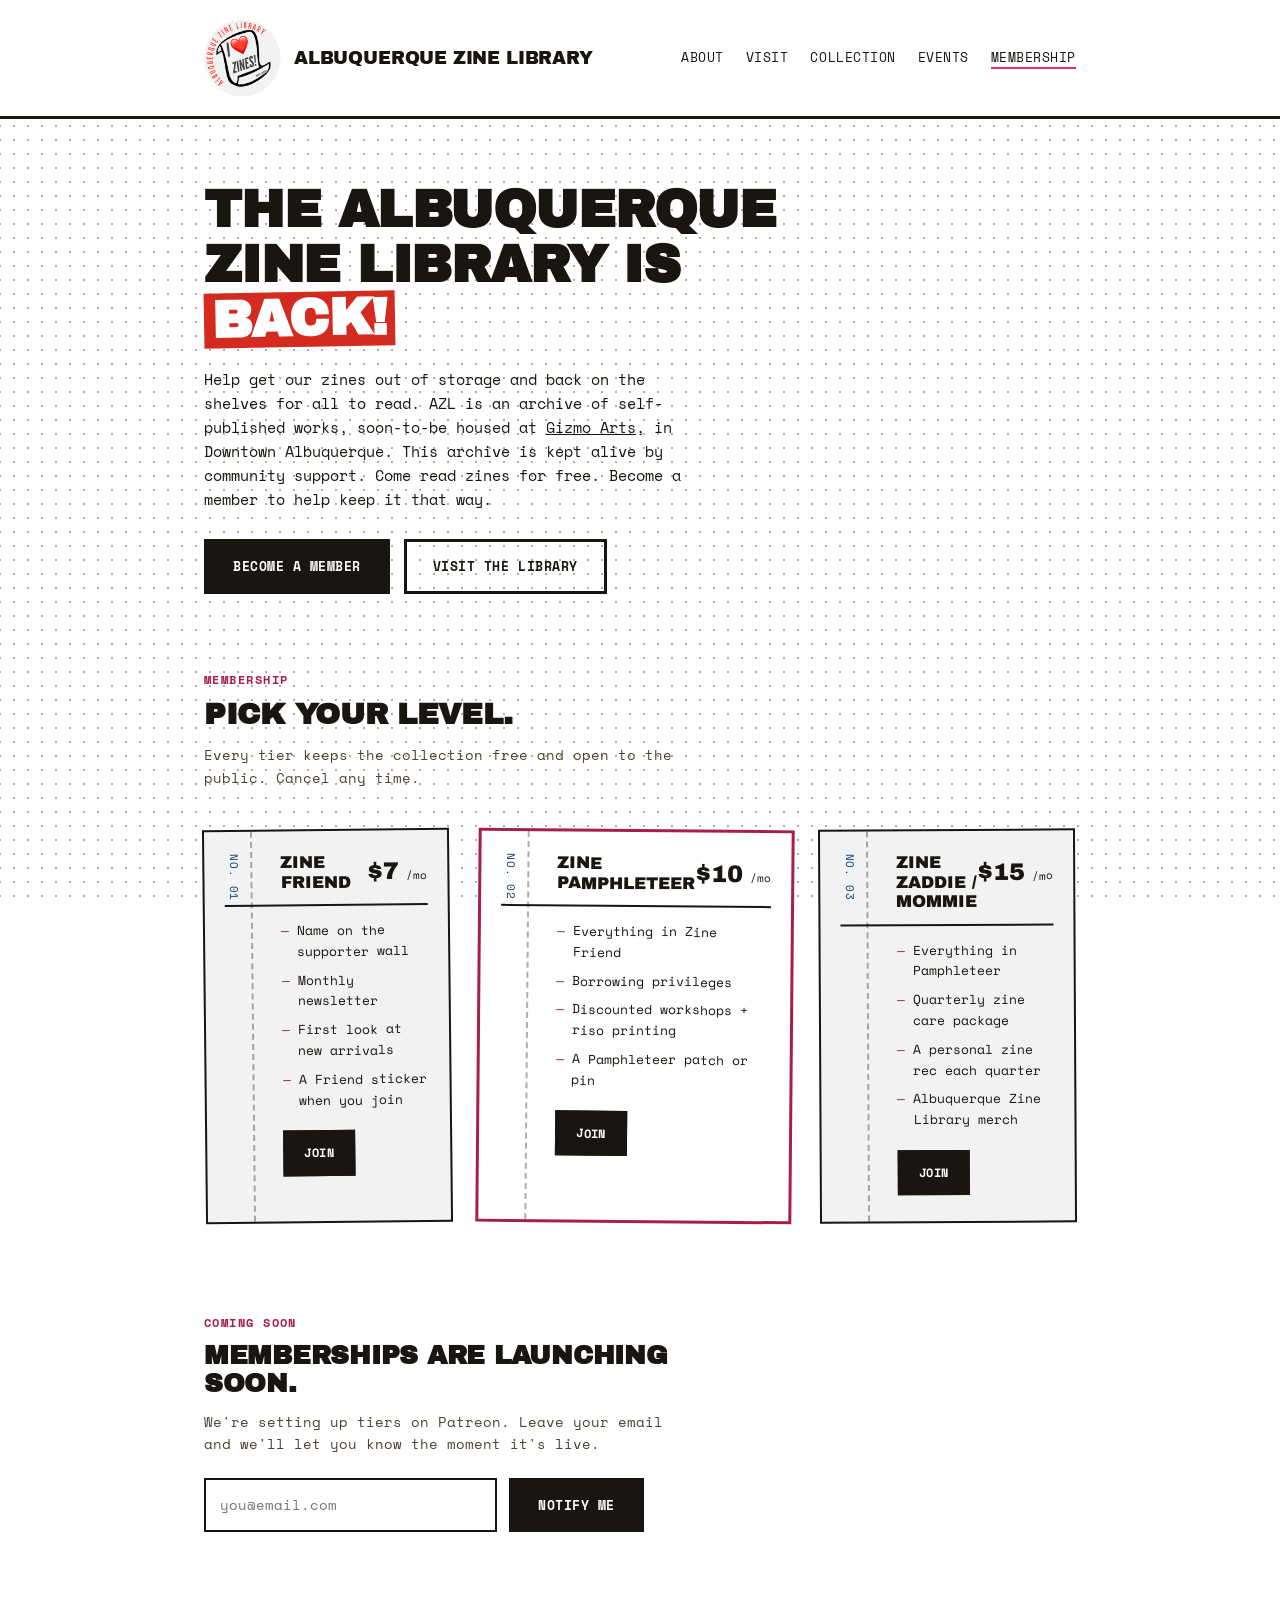
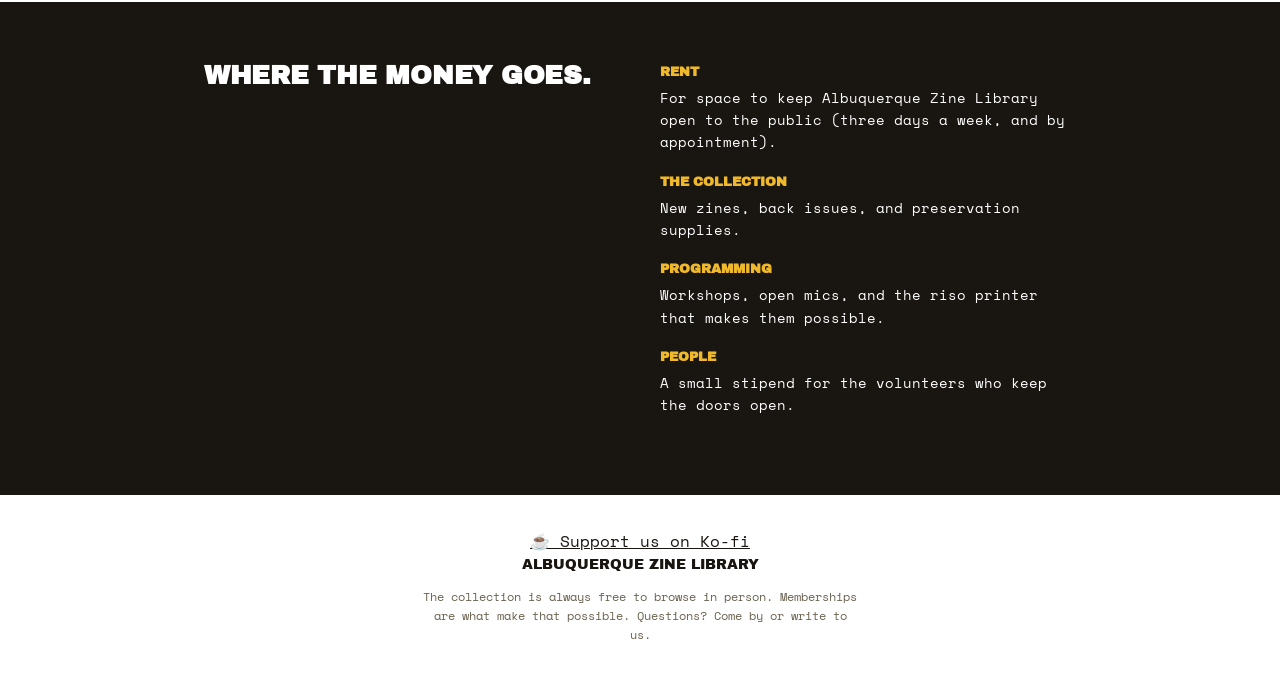
<file: index (1).html>
<!DOCTYPE html>
<html lang="en">
<head>
<meta charset="UTF-8">
<meta name="viewport" content="width=device-width, initial-scale=1.0">
<title>Albuquerque Zine Library — Membership</title>
<link rel="preconnect" href="https://fonts.googleapis.com">
<link rel="preconnect" href="https://fonts.gstatic.com" crossorigin>
<link href="https://fonts.googleapis.com/css2?family=Archivo+Black&family=Space+Mono:ital,wght@0,400;0,700;1,400&display=swap" rel="stylesheet">
<link rel="stylesheet" href="styles.css?v=2">
</head>
<body>

<nav>
  <div class="wrap">
    <div class="logo" style="display:flex;align-items:center;gap:10px;">
      <img src="zine_logo.png" alt="Albuquerque Zine Library logo" class="logo-mark" style="width:80px;height:80px;border-radius:50%;display:block;">
      Albuquerque Zine Library
    </div>
    <div class="nav-links">
      <a href="about.html">About</a>
      <a href="visit.html">Visit</a>
      <a href="collection.html">Collection</a>
      <a href="events.html">Events</a>
      <a href="index.html" class="current">Membership</a>
    </div>
  </div>
</nav>

<header class="hero">
  <div class="wrap">
    <h1>The Albuquerque Zine Library is <span class="hl">back!</span></h1>
    <p>Help get our zines out of storage and back on the shelves for all to read. AZL is an archive of self-published works, soon-to-be housed at <a href="https://gizmoarts.org" target="_blank" rel="noopener">Gizmo Arts</a>, in Downtown Albuquerque. This archive is kept alive by community support. Come read zines for free. Become a member to help keep it that way.</p>
    <div class="hero-actions">
      <a class="btn" href="#tiers">Become a member</a>
      <a class="btn btn-ghost" href="#">Visit the library</a>
    </div>
  </div>
</header>

<section class="tiers" id="tiers">
  <div class="wrap">
    <div class="section-label">Membership</div>
    <h2>Pick your level.</h2>
    <p>Every tier keeps the collection free and open to the public. Cancel any time.</p>

    <div class="card-grid">

      <div class="card">
        <div class="card-code">No. 01</div>
        <div class="card-top">
          <div class="tier-name">Zine<br>Friend</div>
          <div class="tier-price">$7<span> /mo</span></div>
        </div>
        <ul>
          <li>Name on the supporter wall</li>
          <li>Monthly newsletter</li>
          <li>First look at new arrivals</li>
          <li>A Friend sticker when you join</li>
        </ul>
        <a class="btn" href="#signup">Join</a>
      </div>

      <div class="card featured">
        <div class="card-code">No. 02</div>
        <div class="card-top">
          <div class="tier-name">Zine<br>Pamphleteer</div>
          <div class="tier-price">$10<span> /mo</span></div>
        </div>
        <ul>
          <li>Everything in Zine Friend</li>
          <li>Borrowing privileges</li>
          <li>Discounted workshops + riso printing</li>
          <li>A Pamphleteer patch or pin</li>
        </ul>
        <a class="btn" href="#signup">Join</a>
      </div>

      <div class="card">
        <div class="card-code">No. 03</div>
        <div class="card-top">
          <div class="tier-name">Zine Zaddie /<br>Mommie</div>
          <div class="tier-price">$15<span> /mo</span></div>
        </div>
        <ul>
          <li>Everything in Pamphleteer</li>
          <li>Quarterly zine care package</li>
          <li>A personal zine rec each quarter</li>
          <li>Albuquerque Zine Library merch</li>
        </ul>
        <a class="btn" href="#signup">Join</a>
      </div>

    </div>
  </div>
</section>

<section class="signup" id="signup">
  <div class="wrap">
    <div class="section-label">Coming soon</div>
    <h2>Memberships are launching soon.</h2>
    <p>We're setting up tiers on Patreon. Leave your email and we'll let you know the moment it's live.</p>
    <form action="https://formspree.io/f/xbdnynbk" method="POST" class="signup-form">
      <input type="email" name="email" placeholder="you@email.com" required>
      <button type="submit" class="btn">Notify me</button>
    </form>
  </div>
</section>

<section class="why">
  <div class="wrap">
    <h2>Where the money goes.</h2>
    <div class="why-list">
      <div><strong>Rent</strong>For space to keep Albuquerque Zine Library open to the public (three days a week, and by appointment).</div>
      <div><strong>The collection</strong>New zines, back issues, and preservation supplies.</div>
      <div><strong>Programming</strong>Workshops, open mics, and the riso printer that makes them possible.</div>
      <div><strong>People</strong>A small stipend for the volunteers who keep the doors open.</div>
    </div>
  </div>
</section>

<footer>
  <div class="wrap">
    <a class="kofi-link" href="https://ko-fi.com/albuquerquezinelibrary" target="_blank" rel="noopener">☕ Support us on Ko-fi</a>
    <div class="foot-logo">Albuquerque Zine Library</div>
    <p>The collection is always free to browse in person. Memberships are what make that possible. Questions? Come by or write to us.</p>
  </div>
</footer>

</body>
</html>
</file>
<file: styles.css>
:root {
    --paper: #FFFFFF;
    --paper-2: #F2F2F2;
    --ink: #191510;
    --pink: #E8306F;
    --pink-dark: #A61E4E;
    --blue: #1C5FA8;
    --blue-dark: #143E70;
    --yellow: #EFB92B;
  }

  * { box-sizing: border-box; }

  body {
    margin: 0;
    background: var(--paper);
    color: var(--ink);
    font-family: 'Space Mono', monospace;
    line-height: 1.6;
    background-image:
      radial-gradient(rgba(25,21,16,0.35) 1px, transparent 1px);
    background-size: 14px 14px;
    background-position: -7px -7px;
    background-attachment: fixed;
  }

  h1, h2, .display {
    font-family: 'Archivo Black', sans-serif;
    text-transform: uppercase;
    line-height: 1.05;
    letter-spacing: -0.01em;
    margin: 0;
  }

  a { color: inherit; }

  .wrap {
    max-width: 920px;
    margin: 0 auto;
    padding: 0 24px;
  }

  /* NAV */
  nav {
    background: var(--paper);
    border-bottom: 3px solid var(--ink);
  }
  nav .wrap {
    display: flex;
    justify-content: space-between;
    align-items: center;
    padding-top: 18px;
    padding-bottom: 18px;
    flex-wrap: wrap;
    gap: 12px;
  }
  .logo {
    font-family: 'Archivo Black', sans-serif;
    text-transform: uppercase;
    font-size: 18px;
    letter-spacing: -0.01em;
  }
  .nav-links {
    display: flex;
    gap: 22px;
    font-size: 13px;
    text-transform: uppercase;
    letter-spacing: 0.04em;
  }
  .nav-links a { text-decoration: none; }
  .nav-links a.current { border-bottom: 2px solid var(--pink); }

  /* HERO */
  .hero {
    padding: 64px 0 56px;
    position: relative;
    overflow: hidden;
  }
  .hero .wrap { position: relative; }
  .hero h1 {
    font-size: 52px;
    max-width: 620px;
  }
  .hero h1 .hl, .page-hero h1 .hl {
    background: #D32B1F;
    color: var(--paper);
    padding: 0 8px;
    display: inline-block;
    transform: rotate(-1deg);
  }
  .hero p {
    max-width: 480px;
    margin-top: 20px;
    font-size: 15px;
  }
  .hero-actions {
    margin-top: 28px;
    display: flex;
    gap: 14px;
    flex-wrap: wrap;
    align-items: center;
  }
  .btn {
    font-family: 'Space Mono', monospace;
    font-weight: 700;
    text-transform: uppercase;
    font-size: 13px;
    letter-spacing: 0.04em;
    padding: 14px 26px;
    border: 3px solid var(--ink);
    background: var(--ink);
    color: var(--paper);
    cursor: pointer;
    text-decoration: none;
    display: inline-block;
  }
  .btn:hover { background: var(--pink-dark); border-color: var(--pink-dark); }
  .btn-ghost {
    background: transparent;
    color: var(--ink);
  }
  .btn-ghost:hover { background: var(--ink); color: var(--paper); }

  /* SECTION LABEL */
  .section-label {
    font-size: 12px;
    text-transform: uppercase;
    letter-spacing: 0.12em;
    color: var(--pink-dark);
    font-weight: 700;
    margin-bottom: 10px;
  }

  /* TIERS */
  .tiers {
    padding: 20px 0 70px;
  }
  .tiers h2 {
    font-size: 30px;
    max-width: 520px;
    margin-bottom: 10px;
  }
  .tiers > .wrap > p {
    max-width: 520px;
    font-size: 14px;
    color: #4a4335;
    margin-bottom: 40px;
  }

  .card-grid {
    display: grid;
    grid-template-columns: repeat(3, 1fr);
    gap: 26px;
  }

  .card {
    background: var(--paper-2);
    border: 2px solid var(--ink);
    position: relative;
    padding: 22px 20px 26px;
    transform: rotate(-0.6deg);
  }
  .card:nth-child(2) { transform: rotate(0.5deg); }
  .card:nth-child(3) { transform: rotate(-0.3deg); }

  .card.featured {
    background: var(--paper);
    border: 3px solid var(--pink-dark);
  }

  .card::before {
    content: "";
    position: absolute;
    top: 0; bottom: 0; left: 46px;
    width: 0;
    border-left: 2px dashed rgba(25,21,16,0.35);
  }

  .card-top {
    display: flex;
    justify-content: space-between;
    align-items: flex-start;
    padding-left: 56px;
    border-bottom: 2px solid var(--ink);
    padding-bottom: 12px;
    margin-bottom: 14px;
  }
  .card-code {
    position: absolute;
    left: 20px;
    top: 22px;
    font-size: 11px;
    color: var(--blue-dark);
    writing-mode: vertical-rl;
    text-transform: uppercase;
    letter-spacing: 0.08em;
  }
  .tier-name {
    font-family: 'Archivo Black', sans-serif;
    text-transform: uppercase;
    font-size: 17px;
    line-height: 1.15;
  }
  .tier-price {
    font-family: 'Archivo Black', sans-serif;
    font-size: 24px;
    white-space: nowrap;
  }
  .tier-price span {
    font-family: 'Space Mono', monospace;
    font-size: 11px;
    font-weight: 400;
    text-transform: none;
  }
  .card ul {
    list-style: none;
    margin: 0 0 20px;
    padding: 0 0 0 56px;
    font-size: 13px;
  }
  .card li {
    margin-bottom: 8px;
    padding-left: 16px;
    position: relative;
  }
  .card li::before {
    content: "—";
    position: absolute;
    left: 0;
    color: var(--pink-dark);
  }
  .card .btn {
    margin-left: 56px;
    padding: 10px 18px;
    font-size: 12px;
  }
  .badge {
    position: absolute;
    top: -12px;
    right: 16px;
    background: var(--yellow);
    color: var(--ink);
    font-size: 10px;
    font-weight: 700;
    text-transform: uppercase;
    letter-spacing: 0.05em;
    padding: 4px 10px;
    border: 2px solid var(--ink);
    transform: rotate(4deg);
  }

  /* SIGNUP */
  .signup {
    padding: 20px 0 70px;
  }
  .signup h2 {
    font-size: 26px;
    max-width: 480px;
    margin-bottom: 10px;
  }
  .signup > .wrap > p {
    max-width: 460px;
    font-size: 14px;
    color: #4a4335;
    margin-bottom: 22px;
  }
  .signup-form {
    display: flex;
    gap: 12px;
    max-width: 440px;
    flex-wrap: wrap;
  }
  .signup-form input[type="email"] {
    flex: 1;
    min-width: 200px;
    font-family: 'Space Mono', monospace;
    font-size: 14px;
    padding: 12px 14px;
    border: 2px solid var(--ink);
    background: var(--paper);
    color: var(--ink);
  }
  .signup-form button {
    white-space: nowrap;
  }

  /* WHY */
  .why {
    background: var(--ink);
    color: var(--paper);
    padding: 60px 0;
  }
  .why .wrap {
    display: grid;
    grid-template-columns: 1fr 1fr;
    gap: 40px;
    align-items: start;
  }
  .why h2 { font-size: 26px; color: var(--paper); }
  .why-list { font-size: 14px; }
  .why-list div { margin-bottom: 18px; }
  .why-list strong {
    display: block;
    color: var(--yellow);
    font-family: 'Archivo Black', sans-serif;
    text-transform: uppercase;
    font-size: 13px;
    margin-bottom: 4px;
  }

  /* FOOTER */
  footer {
    padding: 34px 0 44px;
    text-align: center;
  }
  footer p {
    font-size: 12px;
    color: #6b6250;
    max-width: 440px;
    margin: 0 auto;
  }
  footer .foot-logo {
    font-family: 'Archivo Black', sans-serif;
    text-transform: uppercase;
    font-size: 14px;
    margin-bottom: 10px;
  }

  /* PAGE HERO (inner pages) */
  .page-hero {
    padding: 48px 0 40px;
    border-bottom: 3px solid var(--ink);
  }
  .page-hero h1 { font-size: 36px; max-width: 560px; }
  .page-hero p {
    max-width: 480px;
    margin-top: 16px;
    font-size: 15px;
  }

  /* PAGE CONTENT */
  .page-content {
    padding: 50px 0 70px;
  }
  .page-content h2 {
    font-size: 22px;
    margin-bottom: 14px;
  }
  .page-content > .wrap > * + * { margin-top: 30px; }
  .page-content p {
    max-width: 560px;
    font-size: 14px;
  }
  .info-grid {
    display: grid;
    grid-template-columns: 1fr 1fr;
    gap: 26px;
  }
  .info-block {
    background: var(--paper-2);
    border: 2px solid var(--ink);
    padding: 20px;
    transform: rotate(-0.5deg);
  }
  .info-grid .info-block:nth-child(2) { transform: rotate(0.4deg); }
  .info-grid .info-block:nth-child(3) { transform: rotate(-0.3deg); }
  .info-grid .info-block:nth-child(4) { transform: rotate(0.5deg); }
  .info-block strong {
    display: block;
    font-family: 'Archivo Black', sans-serif;
    text-transform: uppercase;
    font-size: 14px;
    margin-bottom: 6px;
  }
  .info-block p { font-size: 13px; margin: 0; }

  .title-group {
    background: var(--paper-2);
    border: 2px solid var(--ink);
    position: relative;
    padding: 20px 20px 22px 60px;
    margin-bottom: 24px;
    transform: rotate(-0.4deg);
  }
  .title-group:nth-of-type(even) { transform: rotate(0.35deg); }
  .title-group::before {
    content: "";
    position: absolute;
    top: 0; bottom: 0; left: 46px;
    border-left: 2px dashed rgba(25,21,16,0.35);
  }
  .title-letter {
    position: absolute;
    left: 18px;
    top: 18px;
    font-family: 'Archivo Black', sans-serif;
    font-size: 20px;
    color: var(--pink-dark);
  }
  .title-group ul {
    list-style: none;
    margin: 0;
    padding: 0;
    columns: 2;
    column-gap: 24px;
    font-size: 13px;
  }
  .title-group li {
    margin-bottom: 8px;
    padding-left: 16px;
    position: relative;
    break-inside: avoid;
  }
  .title-group li::before {
    content: "—";
    position: absolute;
    left: 0;
    color: var(--pink-dark);
  }

  .event-row {
    display: flex;
    justify-content: space-between;
    align-items: baseline;
    gap: 16px;
    border-bottom: 2px dashed rgba(25,21,16,0.35);
    padding: 14px 0;
  }
  .event-row .event-date {
    font-family: 'Archivo Black', sans-serif;
    font-size: 13px;
    text-transform: uppercase;
    color: var(--pink-dark);
    white-space: nowrap;
  }
  .event-row .event-name { font-size: 14px; font-weight: 700; }
  .event-row .event-desc { font-size: 13px; color: #4a4335; margin-top: 4px; }

  @media (max-width: 760px) {
    .hero h1 { font-size: 34px; }
    .card-grid { grid-template-columns: 1fr; }
    .why .wrap { grid-template-columns: 1fr; }
    .info-grid { grid-template-columns: 1fr; }
    .event-row { flex-direction: column; gap: 4px; }
  }
  }
</file>
